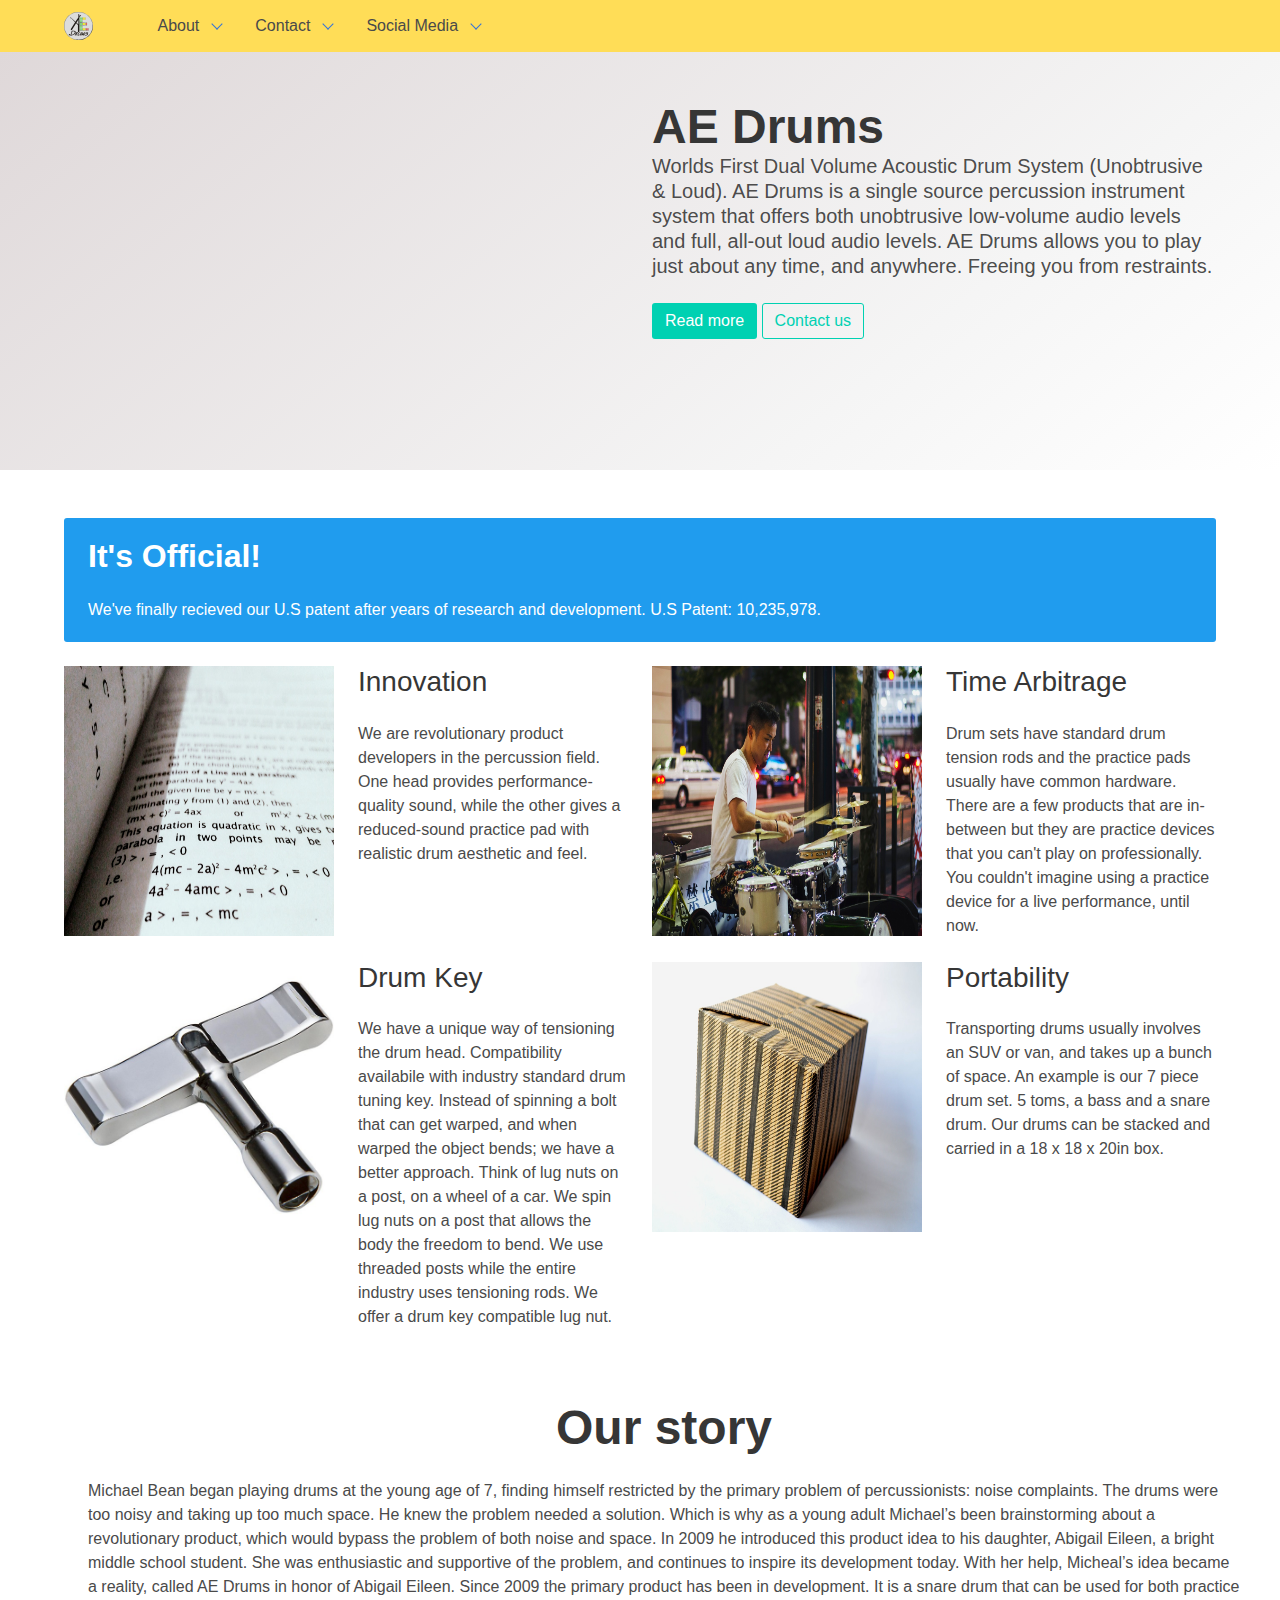
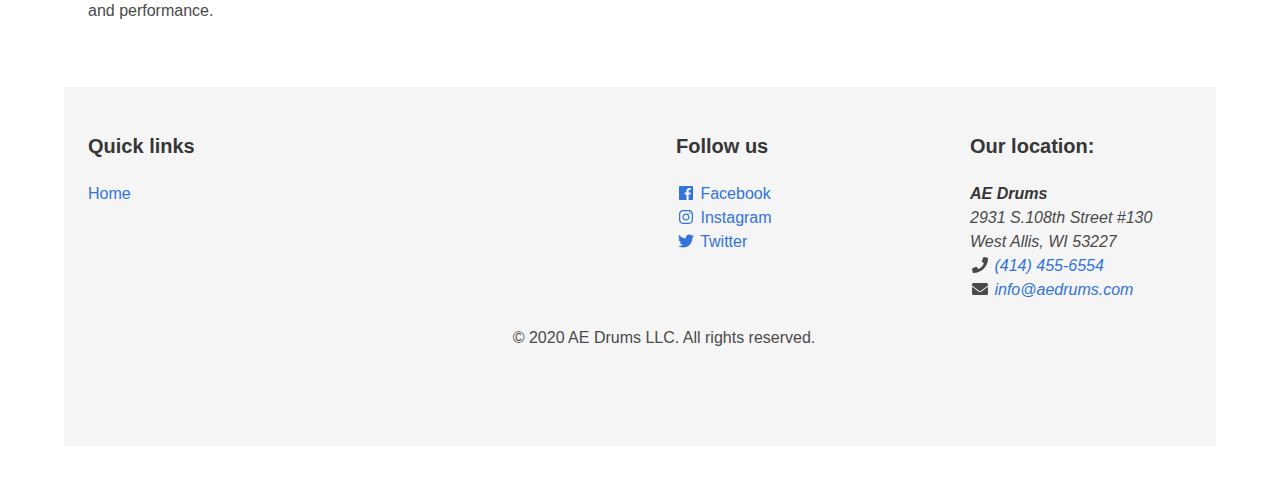
<file: index.html>
<!DOCTYPE html>
<html>
	<head>
		<meta charset="utf-8" />
		<meta name="viewport" content="width=device-width, initial-scale=1" />
		<title>AE Drums - Home</title>
		<link rel="stylesheet" href="css/bulma.css" />
		<script defer src="js/fontawesome-all.min.js"></script>
	</head>
	<body>
		<nav
				class="navbar is-warning"
				role="navigation"
				aria-label="Main navigation"
			>
				<div class="container">
					<div class="navbar-brand">
						<a href="#" class="navbar-item"
							><img src="img/ae-logo.svg" alt="Brand logo"
						/></a>
						<a href="#" class="navbar-item "></a>
						<div class="navbar-burger" data-target="navbar">
							<span></span>
							<span></span>
							<span></span>
						</div>
					</div>
					<div class="navbar-menu" id="navbar">
						
							<div class="navbar-item has-dropdown is-hoverable">
								<a href="#" class="navbar-link">About</a>
								<ul class="navbar-dropdown is-boxed">
									<a href="#our-story" class="navbar-item">Our Story</a>
									
								</ul>
							</div>
							<div class="navbar-item has-dropdown is-hoverable">
								<a href="#" class="navbar-link">Contact</a>
								<ul class="navbar-dropdown is-boxed">
									<a href="#our-story" class="navbar-item">General</a>
									
								</ul>
							</div>
							<div class="navbar-item has-dropdown is-hoverable">
								<a href="#" class="navbar-link">Social Media</a>
								<ul class="navbar-dropdown is-boxed">
									<a
										href="https://www.facebook.com/AE.DRUMS.LLC"
										class="navbar-item"
										target="_blank"
										>Facebook</a
									>
									<a
										href="https://www.instagram.com/ae.drums/?hl=en"
										class="navbar-item"
										target="_blank"
										>Instagram</a
									>
									<a
										href="https://twitter.com/aedrums"
										class="navbar-item"
										target="_blank"
										>Twitter</a
									>
								</ul>
							</div>
						</div>
					</div>
				</div>
			</nav>
		<section class="hero is-light is-bold">
			<div class="hero-body">
				<div class="container">
					<div class="columns">
						<div class="column">
							<iframe
									width="350"
									height="315"
									src="https://www.youtube.com/embed/mfftgoV1lko"
									frameborder="0"
									allow="accelerometer; autoplay; encrypted-media; gyroscope; picture-in-picture"
									allowfullscreen
								></iframe>
						</div>
						<div class="column">
							<h1 class="title is-1">AE Drums</h1>
							<p class="subtitle">
								Worlds First Dual Volume Acoustic Drum System
								(Unobtrusive & Loud). AE Drums is a single
								source percussion instrument system that offers
								both unobtrusive low-volume audio levels and
								full, all-out loud audio levels. AE Drums allows
								you to play just about any time, and anywhere.
								Freeing you from restraints.
							</p>
							<button type="button"  class="button is-primary">
								Read more
							</button>
							<button
								type="button"
								class="button is-primary is-outlined"
							>
								Contact us
							</button>
						</div>
					</div>
				</div>
			</div>
		</section>
		<section class="section">
			<div class="container">
				<div class="notification is-info" id="read-more">
					<h2 class="title">It's Official!</h2>
					<p>
						We've finally recieved our U.S patent after years of research and development. U.S Patent: 10,235,978.
						
					</p>
				</div>
				<div class="columns">
					<div class="column">
						<div class="columns is-desktop">
							<div class="column">
								<figure class="image is-1by1">
									<img src="img/black-and-white-blur-book-business-240163.jpg" />
								</figure>
							</div>
							<div class="column content">
								<h2 class="title">Innovation</h2>
								<p>
									We are revolutionary product developers in the percussion field. One head provides performance-quality sound, while the other gives a reduced-sound practice pad with realistic drum aesthetic and feel. 
								</p>
								
							</div>
						</div>
					</div>
					<div class="column">
						<div class="columns is-desktop">
							<div class="column">
								<figure class="image is-1by1" id="time-arbitrage">
									<img src="img/drum-2596931_1280.jpg" />
								</figure>
							</div>
							<div class="column content">
								<h2 class="title">Time Arbitrage</h2>
								<p>
									Drum sets have standard drum tension rods and the practice pads usually have common hardware. There are a few products that are in-between but they are practice devices that you can't play on professionally. You couldn't imagine using a practice device for a live performance, until now. 
								</p>
								
							</div>
						</div>
					</div>
				</div>
				<div class="columns">
					<div class="column">
						<div class="columns is-desktop">
							<div class="column">
								<figure class="image is-1by1">
									<img src="img/drum-key.jpg" />
								</figure>
							</div>
							<div class="column content">
								<h2 class="title">Drum Key</h2>
								<p>
									We have a unique way of tensioning the drum head. Compatibility availabile with industry standard drum tuning key. Instead of spinning a bolt that can get warped, and when warped the object bends; we have a better approach. Think of lug nuts on a post, on a wheel of a car. We spin lug nuts on a post that allows the body the freedom to bend. We use threaded posts while the entire industry uses tensioning rods. We offer a drum key compatible lug nut. 
								</p>
								
							</div>
						</div>
					</div>
					<div class="column">
						<div class="columns is-desktop">
							<div class="column">
								<figure class="image is-1by1">
									<img src="img/cardboard-box-389934_1280.jpg" />
								</figure>
							</div>
							<div class="column content">
								<h2 class="title">Portability</h2>
								<p>
									Transporting drums usually involves an SUV or van, and takes up a bunch of space. An example is our 7 piece drum set. 5 toms, a bass and a snare drum. Our drums can be stacked and carried in a 18 x 18 x 20in box. 
								</p>
								
							</div>
						</div>
					</div>
				</div>
		<section class="section">
			<div class="container">
				<h2 class="title is-1 has-text-centered" id="our-story">Our story</h2>
				<div class="content">
					<p>
						Michael Bean began playing drums at the young age of 7, finding himself restricted by the primary problem of percussionists: noise complaints. The drums were too noisy and taking up too much space.
He knew the problem needed a solution. Which is why as a young adult Michael’s been brainstorming about a revolutionary product, which would bypass the problem of both noise and space. In 2009 he introduced this product idea to his daughter, Abigail Eileen, a bright middle school student. She was enthusiastic and supportive of the problem, and continues to inspire its development today. With her help, Micheal’s idea became a reality, called AE Drums in honor of Abigail Eileen. Since 2009 the primary product has been in development. It is a snare drum that can be used for both practice and performance.

					</p>
					<div class="video-commons">

					</div>
				
				
				</div>
			</div>
		</section>
		<footer class="footer">
			<div class="container">
				<div class="columns is-mobile is-multiline">
					<div class="column is-half-mobile is-one-quarter-desktop">
						<h6 class="title is-5">Quick links</h6>
						<ul>
							<li><a href="index.html">Home</a></li>
							
						</ul>
					</div>
					<div class="column is-half-mobile is-one-quarter-desktop">
						<h6 class="title is-5"></h6>
						<ul>
							<li><a href="#0"></a></li>
							<li><a href="#0"></a></li>
							<li><a href="#0"></a></li>
						</ul>
					</div>
					<div class="column is-half-mobile is-one-quarter-desktop">
						<h6 class="title is-5">Follow us</h6>
						<ul>
							<li>
								<a href="https://www.facebook.com/AE.DRUMS.LLC"
								target="_blank"
									><i class="fab fa-fw fa-facebook"></i>
									Facebook</a
								>
							</li>
							<li>
								<a href="https://www.instagram.com/ae.drums/?hl=en"
								target="_blank"
									><i class="fab fa-fw fa-instagram"></i>
									Instagram</a
								>
							</li>
							<li>
								<a href="https://twitter.com/aedrums"
								target="_blank"
									><i class="fab fa-fw fa-twitter"></i>
									Twitter</a
								>
							</li>
							
						</ul>
					</div>
					<div class="column is-half-mobile is-one-quarter-desktop">
						<h6 class="title is-5">Our location:</h6>
						<address>
							<strong>AE Drums</strong><br />
							2931 S.108th Street #130<br />
							West Allis, WI 53227<br />
							<i class="fas fa-fw fa-phone"></i>
							<a href="tel:+14144556554">(414) 455-6554</a><br />
							<i class="fas fa-fw fa-envelope"></i>
							<a href="mailto:info@domain.com">info@aedrums.com</a>
						</address>
					</div>
				</div>
				<p class="has-text-centered">
					&copy; 2020 AE Drums LLC. All rights reserved.
				</p>
			</div>
		</footer>
		<script type="text/javascript">
			document.addEventListener('DOMContentLoaded', function() {
				// Get all "navbar-burger" elements
				var $navbarBurgers = Array.prototype.slice.call(
					document.querySelectorAll('.navbar-burger'),
					0
				);

				// Check if there are any navbar burgers
				if ($navbarBurgers.length > 0) {
					// Add a click event on each of them
					$navbarBurgers.forEach(function($el) {
						$el.addEventListener('click', function() {
							// Get the target from the "data-target" attribute
							var target = $el.dataset.target;
							var $target = document.getElementById(target);

							// Toggle the class on both the "navbar-burger" and the "navbar-menu"
							$el.classList.toggle('is-active');
							$target.classList.toggle('is-active');
						});
					});
				}
			});
		</script>
	</body>
</html>
</file>
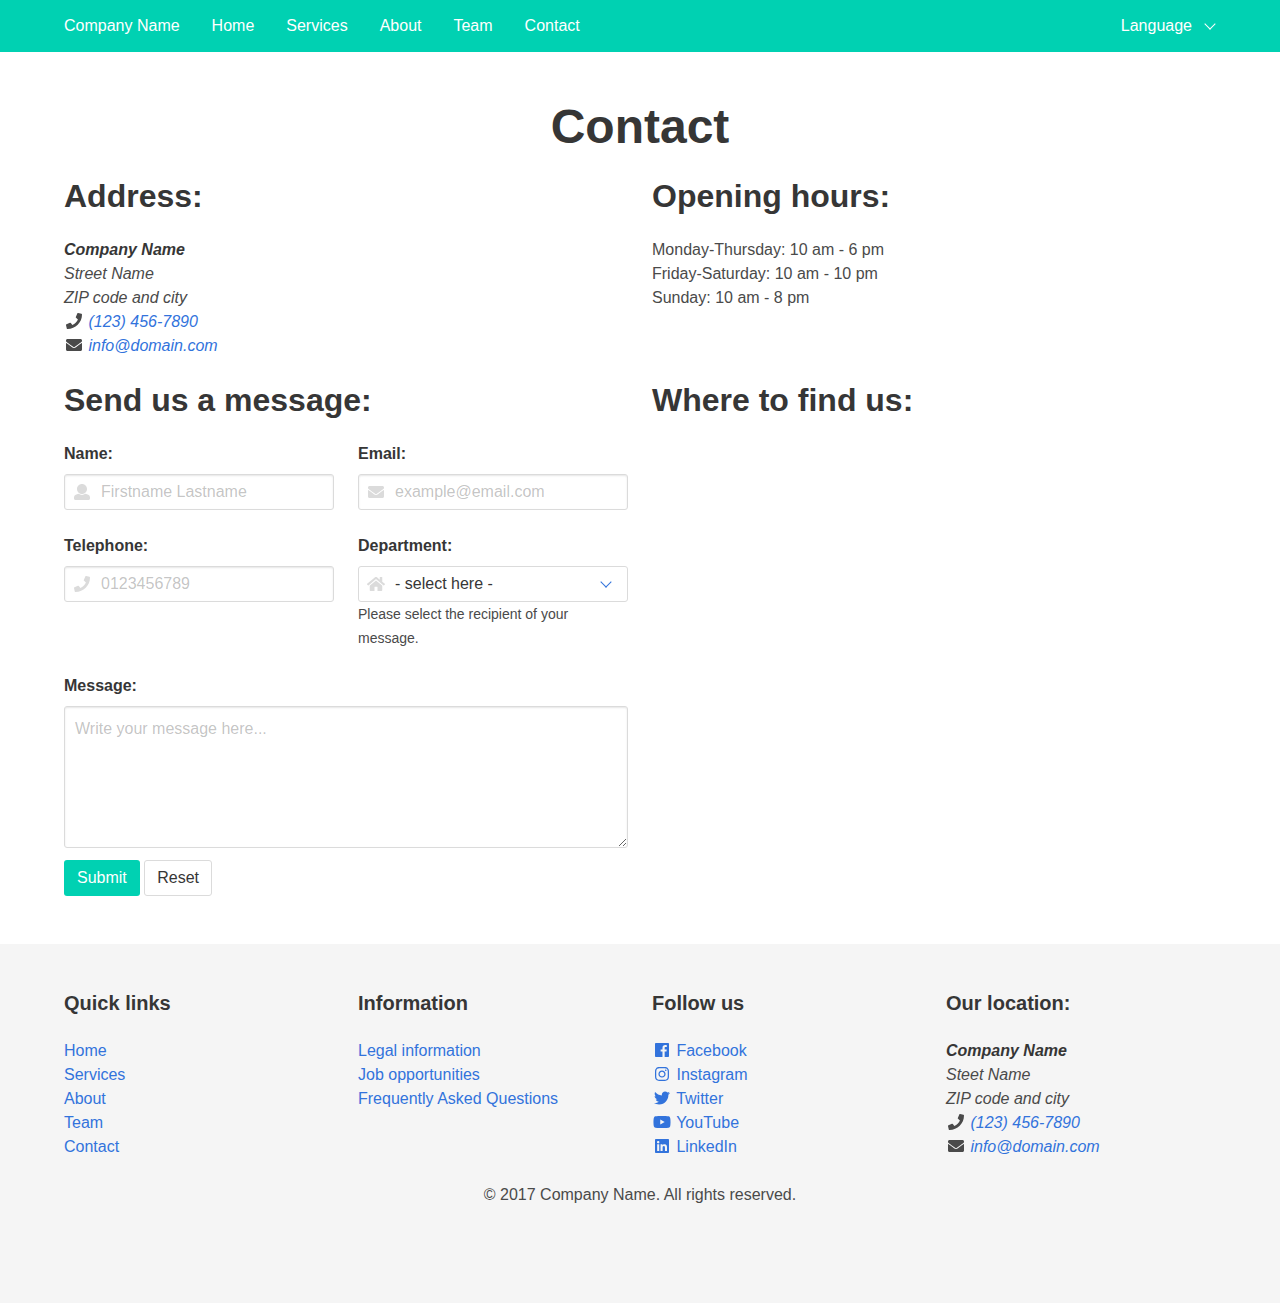
<file: contact.html>
<!DOCTYPE html>
<html>
	<head>
		<meta charset="utf-8">
		<meta name="viewport" content="width=device-width, initial-scale=1">
		<title>Company Name - Contact</title>
		<link rel="stylesheet" href="css/bulma.css">
		<script defer src="js/fontawesome-all.min.js"></script>
		<style type="text/css">
			select,
			.select {
				width: 100%;
			}
			iframe {
				position: absolute;
				top: 0;
				right: 0;
				bottom: 0;
				left: 0;
				width: 100%;
				height: 100%;
			}
		</style>
	</head>
	<body>
		<nav class="navbar is-primary" role="navigation" aria-label="Main navigation">
			<div class="container">
				<div class="navbar-brand">
					<a href="index.html" class="navbar-item">Company Name</a>
					<button class="button navbar-burger" data-target="navMenu">
						<span></span>
						<span></span>
						<span></span>
					</button>
				</div>
				<div class="navbar-menu" id="navMenu">
					<div class="navbar-start">
						<a href="index.html" class="navbar-item">Home</a>
						<a href="services.html" class="navbar-item">Services</a>
						<a href="about.html" class="navbar-item">About</a>
						<a href="team.html" class="navbar-item">Team</a>
						<a href="contact.html" class="navbar-item">Contact</a>
					</div>
					<div class="navbar-end">
						<div class="navbar-item has-dropdown is-hoverable">
							<a href="#0" class="navbar-link">Language</a>
							<div class="navbar-dropdown is-boxed">
								<a href="https://companyname.com/language" class="navbar-item">Language</a>
								<a href="https://companyname.com/language" class="navbar-item">Language</a>
								<a href="https://companyname.com/language" class="navbar-item">Language</a>
							</div>
						</div>
					</div>
				</div>
			</div>
		</nav>
		<section class="section">
			<div class="container">
				<h2 class="title is-1 has-text-centered">Contact</h2>
				<div class="columns is-tablet">
					<div class="column">
						<h4 class="title">Address:</h4>
						<address>
							<strong>Company Name</strong><br>
							Street Name<br>
							ZIP code and city<br>
							<i class="fas fa-fw fa-phone"></i> <a href="tel:+1234567890">(123) 456-7890</a><br>
							<i class="fas fa-fw fa-envelope"></i> <a href="mailto:info@domain.com">info@domain.com</a>
						</address>
					</div>
					<div class="column">
						<h4 class="title">Opening hours:</h4>
						<p>
							Monday-Thursday: 10 am - 6 pm<br>
							Friday-Saturday: 10 am - 10 pm<br>
							Sunday: 10 am - 8 pm<br>
						</p>
					</div>
				</div>
				<div class="columns">
					<div class="column">
						<h4 class="title">Send us a message:</h4>
						<form>
							<div class="columns">
								<div class="column">
									<div class="field">
										<label class="label" for="name">Name:</label>
										<div class="control has-icons-left">
											<input type="text" id="name" class="input" placeholder="Firstname Lastname" required>
											<span class="icon is-small is-left">
												<i class="fas fa-user"></i>
											</span>
										</div>
									</div>
								</div>
								<div class="column">
									<div class="field">
										<label class="label" for="email">Email:</label>
										<div class="control has-icons-left">
											<input type="email" id="email" class="input" placeholder="example@email.com" required>
											<span class="icon is-small is-left">
												<i class="fas fa-envelope"></i>
											</span>
										</div>
									</div>
								</div>
							</div>
							<div class="columns">
								<div class="column">
									<div class="field">
										<label class="label" for="telephone">Telephone:</label>
										<div class="control has-icons-left">
											<input type="tel" id="telephone" class="input" placeholder="0123456789">
											<span class="icon is-small is-left">
												<i class="fas fa-phone"></i>
											</span>
										</div>
									</div>
								</div>
								<div class="column">
									<div class="field">
										<label class="label" for="select">Department:</label>
										<div class="control has-icons-left">
											<div class="select">
												<select id="select" aria-describedby="select-helpBlock" required>
													<option value="">- select here -</option>
													<option value="business">Business</option>
													<option value="sale">Sale</option>
													<option value="support">Support</option>
												</select>
											</div>
											<span class="icon is-small is-left">
												<i class="fas fa-home"></i>
											</span>
										</div>
										<small id="select-helpBlock" class="form-text">Please select the recipient of your message.</small>
									</div>
								</div>
							</div>
							<div class="field">
								<label class="label" for="textarea">Message:</label>
								<div class="control">
									<textarea id="textarea" class="textarea" rows="5" placeholder="Write your message here..." required></textarea>
								</div>
							</div>
							<button type="submit" class="button is-primary">Submit</button>
							<button type="reset" class="button">Reset</button>
						</form>
					</div>
					<div class="column">
						<h4 class="title">Where to find us:</h4>
						<figure class="image is-4by3">
							<iframe src="https://www.google.com/maps/embed?pb=!1m18!1m12!1m3!1d3022.6175453420647!2d-73.98784413479707!3d40.748440379327945!2m3!1f0!2f0!3f0!3m2!1i1024!2i768!4f13.1!3m3!1m2!1s0x89c259a9aeb1c6b5%3A0x35b1cfbc89a6097f!2sEmpire+State+Building%2C+350+5th+Ave%2C+New+York%2C+NY+10118%2C+USA!5e0!3m2!1sda!2sdk!4v1491841211721" width="600" height="450" frameborder="0" style="border:0" allowfullscreen=""></iframe>
						</figure>
					</div>
				</div>
			</div>
		</section>
		<footer class="footer">
			<div class="container">
				<div class="columns is-mobile is-multiline">
					<div class="column is-half-mobile is-one-quarter-desktop">
						<h6 class="title is-5">Quick links</h6>
						<ul>
							<li><a href="index.html">Home</a></li>
							<li><a href="services.html">Services</a></li>
							<li><a href="about.html">About</a></li>
							<li><a href="team.html">Team</a></li>
							<li><a href="contact.html">Contact</a></li>
						</ul>
					</div>
					<div class="column is-half-mobile is-one-quarter-desktop">
						<h6 class="title is-5">Information</h6>
						<ul>
							<li><a href="#0">Legal information</a></li>
							<li><a href="#0">Job opportunities</a></li>
							<li><a href="#0">Frequently Asked Questions</a></li>
						</ul>
					</div>
					<div class="column is-half-mobile is-one-quarter-desktop">
						<h6 class="title is-5">Follow us</h6>
						<ul>
							<li><a href="#0"><i class="fab fa-fw fa-facebook"></i> Facebook</a></li>
							<li><a href="#0"><i class="fab fa-fw fa-instagram"></i> Instagram</a></li>
							<li><a href="#0"><i class="fab fa-fw fa-twitter"></i> Twitter</a></li>
							<li><a href="#0"><i class="fab fa-fw fa-youtube"></i> YouTube</a></li>
							<li><a href="#0"><i class="fab fa-fw fa-linkedin"></i> LinkedIn</a></li>
						</ul>
					</div>
					<div class="column is-half-mobile is-one-quarter-desktop">
						<h6 class="title is-5">Our location:</h6>
						<address>
							<strong>Company Name</strong><br>
							Steet Name<br>
							ZIP code and city<br>
							<i class="fas fa-fw fa-phone"></i> <a href="tel:+1234567890">(123) 456-7890</a><br>
							<i class="fas fa-fw fa-envelope"></i> <a href="mailto:info@domain.com">info@domain.com</a>
						</address>
					</div>
				</div>
				<p class="has-text-centered">&copy; 2017 Company Name. All rights reserved.</p>
			</div>
		</footer>
		<script type="text/javascript">
			document.addEventListener('DOMContentLoaded', function () {

				// Get all "navbar-burger" elements
				var $navbarBurgers = Array.prototype.slice.call(document.querySelectorAll('.navbar-burger'), 0);

				// Check if there are any navbar burgers
				if ($navbarBurgers.length > 0) {

					// Add a click event on each of them
					$navbarBurgers.forEach(function ($el) {
						$el.addEventListener('click', function () {

							// Get the target from the "data-target" attribute
							var target = $el.dataset.target;
							var $target = document.getElementById(target);

							// Toggle the class on both the "navbar-burger" and the "navbar-menu"
							$el.classList.toggle('is-active');
							$target.classList.toggle('is-active');

						});
					});
				}

			});
		</script>
	</body>
</html>
</file>
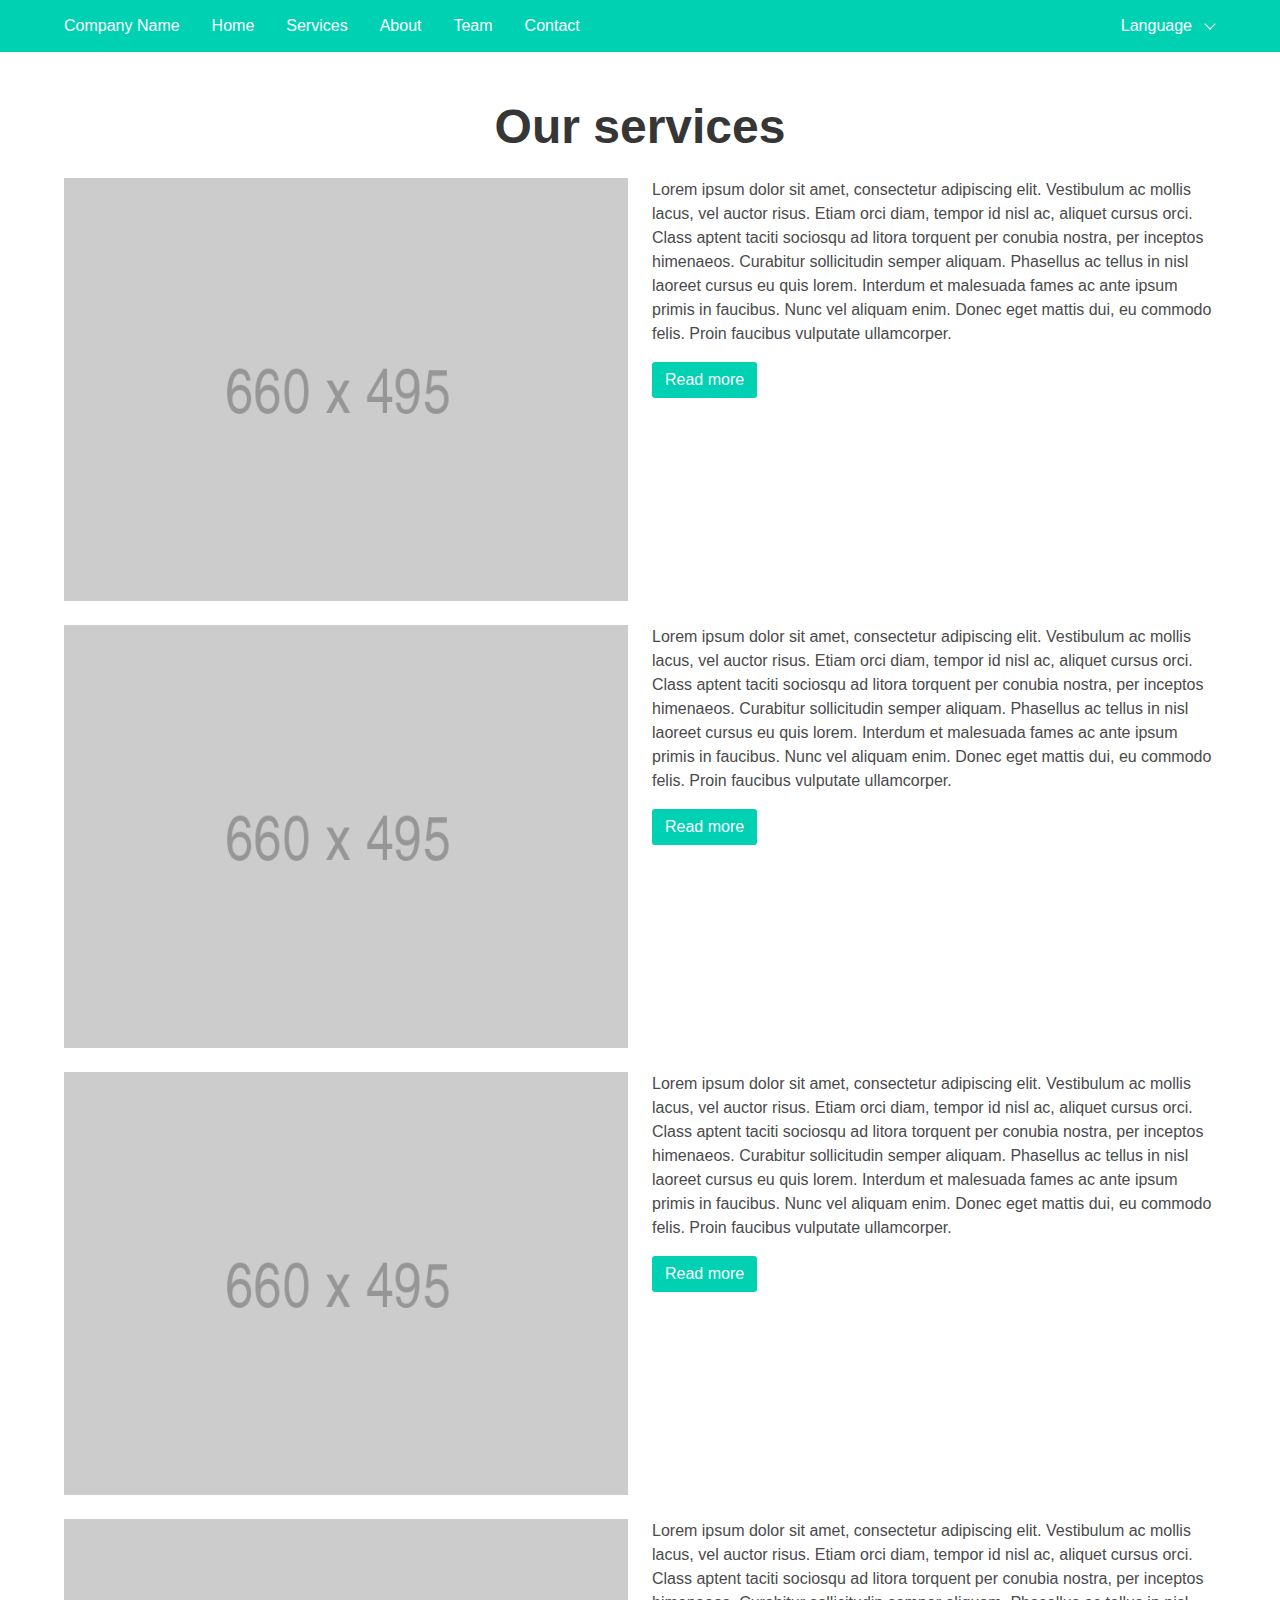
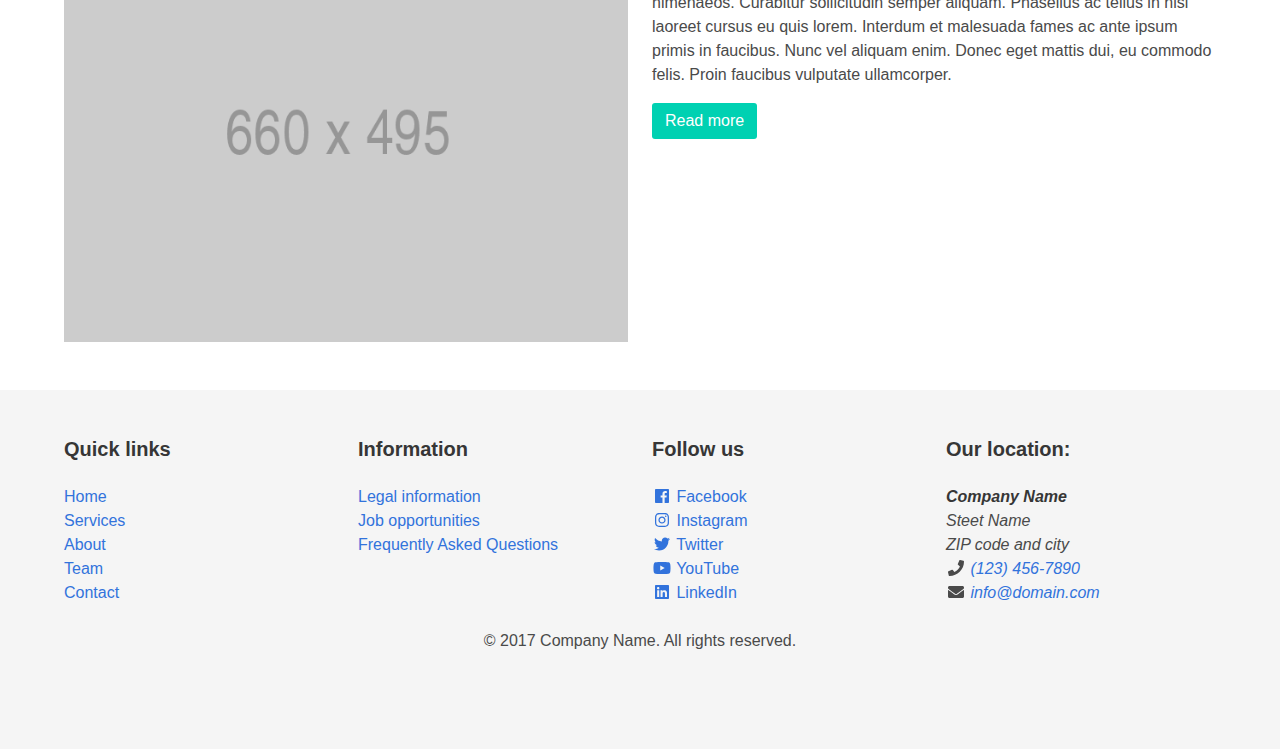
<file: services.html>
<!DOCTYPE html>
<html>
	<head>
		<meta charset="utf-8">
		<meta name="viewport" content="width=device-width, initial-scale=1">
		<title>Company Name - Services</title>
		<link rel="stylesheet" href="css/bulma.css">
		<script defer src="js/fontawesome-all.min.js"></script>
	</head>
	<body>
		<nav class="navbar is-primary" role="navigation" aria-label="Main navigation">
			<div class="container">
				<div class="navbar-brand">
					<a href="index.html" class="navbar-item">Company Name</a>
					<button class="button navbar-burger" data-target="navMenu">
						<span></span>
						<span></span>
						<span></span>
					</button>
				</div>
				<div class="navbar-menu" id="navMenu">
					<div class="navbar-start">
						<a href="index.html" class="navbar-item">Home</a>
						<a href="services.html" class="navbar-item">Services</a>
						<a href="about.html" class="navbar-item">About</a>
						<a href="team.html" class="navbar-item">Team</a>
						<a href="contact.html" class="navbar-item">Contact</a>
					</div>
					<div class="navbar-end">
						<div class="navbar-item has-dropdown is-hoverable">
							<a href="#0" class="navbar-link">Language</a>
							<div class="navbar-dropdown is-boxed">
								<a href="https://companyname.com/language" class="navbar-item">Language</a>
								<a href="https://companyname.com/language" class="navbar-item">Language</a>
								<a href="https://companyname.com/language" class="navbar-item">Language</a>
							</div>
						</div>
					</div>
				</div>
			</div>
		</nav>
		<section class="section">
			<div class="container">
				<h2 class="title is-1 has-text-centered">Our services</h2>
				<div class="columns">
					<div class="column">
						<figure class="image is-4by3">
							<img src="img/660x495.png" alt="Figure image">
						</figure>
					</div>
					<div class="column content">
						<p>Lorem ipsum dolor sit amet, consectetur adipiscing elit. Vestibulum ac mollis lacus, vel auctor risus. Etiam orci diam, tempor id nisl ac, aliquet cursus orci. Class aptent taciti sociosqu ad litora torquent per conubia nostra, per inceptos himenaeos. Curabitur sollicitudin semper aliquam. Phasellus ac tellus in nisl laoreet cursus eu quis lorem. Interdum et malesuada fames ac ante ipsum primis in faucibus. Nunc vel aliquam enim. Donec eget mattis dui, eu commodo felis. Proin faucibus vulputate ullamcorper.</p>
						<button type="button" class="button is-primary">Read more</button>
					</div>
				</div>
				<div class="columns">
					<div class="column">
						<figure class="image is-4by3">
							<img src="img/660x495.png" alt="Figure image">
						</figure>
					</div>
					<div class="column content">
						<p>Lorem ipsum dolor sit amet, consectetur adipiscing elit. Vestibulum ac mollis lacus, vel auctor risus. Etiam orci diam, tempor id nisl ac, aliquet cursus orci. Class aptent taciti sociosqu ad litora torquent per conubia nostra, per inceptos himenaeos. Curabitur sollicitudin semper aliquam. Phasellus ac tellus in nisl laoreet cursus eu quis lorem. Interdum et malesuada fames ac ante ipsum primis in faucibus. Nunc vel aliquam enim. Donec eget mattis dui, eu commodo felis. Proin faucibus vulputate ullamcorper.</p>
						<button type="button" class="button is-primary">Read more</button>
					</div>
				</div>
				<div class="columns">
					<div class="column">
						<figure class="image is-4by3">
							<img src="img/660x495.png" alt="Figure image">
						</figure>
					</div>
					<div class="column content">
						<p>Lorem ipsum dolor sit amet, consectetur adipiscing elit. Vestibulum ac mollis lacus, vel auctor risus. Etiam orci diam, tempor id nisl ac, aliquet cursus orci. Class aptent taciti sociosqu ad litora torquent per conubia nostra, per inceptos himenaeos. Curabitur sollicitudin semper aliquam. Phasellus ac tellus in nisl laoreet cursus eu quis lorem. Interdum et malesuada fames ac ante ipsum primis in faucibus. Nunc vel aliquam enim. Donec eget mattis dui, eu commodo felis. Proin faucibus vulputate ullamcorper.</p>
						<button type="button" class="button is-primary">Read more</button>
					</div>
				</div>
				<div class="columns">
					<div class="column">
						<figure class="image is-4by3">
							<img src="img/660x495.png" alt="Figure image">
						</figure>
					</div>
					<div class="column content">
						<p>Lorem ipsum dolor sit amet, consectetur adipiscing elit. Vestibulum ac mollis lacus, vel auctor risus. Etiam orci diam, tempor id nisl ac, aliquet cursus orci. Class aptent taciti sociosqu ad litora torquent per conubia nostra, per inceptos himenaeos. Curabitur sollicitudin semper aliquam. Phasellus ac tellus in nisl laoreet cursus eu quis lorem. Interdum et malesuada fames ac ante ipsum primis in faucibus. Nunc vel aliquam enim. Donec eget mattis dui, eu commodo felis. Proin faucibus vulputate ullamcorper.</p>
						<button type="button" class="button is-primary">Read more</button>
					</div>
				</div>
			</div>
		</section>
		<footer class="footer">
			<div class="container">
				<div class="columns is-mobile is-multiline">
					<div class="column is-half-mobile is-one-quarter-desktop">
						<h6 class="title is-5">Quick links</h6>
						<ul>
							<li><a href="index.html">Home</a></li>
							<li><a href="services.html">Services</a></li>
							<li><a href="about.html">About</a></li>
							<li><a href="team.html">Team</a></li>
							<li><a href="contact.html">Contact</a></li>
						</ul>
					</div>
					<div class="column is-half-mobile is-one-quarter-desktop">
						<h6 class="title is-5">Information</h6>
						<ul>
							<li><a href="#0">Legal information</a></li>
							<li><a href="#0">Job opportunities</a></li>
							<li><a href="#0">Frequently Asked Questions</a></li>
						</ul>
					</div>
					<div class="column is-half-mobile is-one-quarter-desktop">
						<h6 class="title is-5">Follow us</h6>
						<ul>
							<li><a href="#0"><i class="fab fa-fw fa-facebook"></i> Facebook</a></li>
							<li><a href="#0"><i class="fab fa-fw fa-instagram"></i> Instagram</a></li>
							<li><a href="#0"><i class="fab fa-fw fa-twitter"></i> Twitter</a></li>
							<li><a href="#0"><i class="fab fa-fw fa-youtube"></i> YouTube</a></li>
							<li><a href="#0"><i class="fab fa-fw fa-linkedin"></i> LinkedIn</a></li>
						</ul>
					</div>
					<div class="column is-half-mobile is-one-quarter-desktop">
						<h6 class="title is-5">Our location:</h6>
						<address>
							<strong>Company Name</strong><br>
							Steet Name<br>
							ZIP code and city<br>
							<i class="fas fa-fw fa-phone"></i> <a href="tel:+1234567890">(123) 456-7890</a><br>
							<i class="fas fa-fw fa-envelope"></i> <a href="mailto:info@domain.com">info@domain.com</a>
						</address>
					</div>
				</div>
				<p class="has-text-centered">&copy; 2017 Company Name. All rights reserved.</p>
			</div>
		</footer>
		<script type="text/javascript">
			document.addEventListener('DOMContentLoaded', function () {

				// Get all "navbar-burger" elements
				var $navbarBurgers = Array.prototype.slice.call(document.querySelectorAll('.navbar-burger'), 0);

				// Check if there are any navbar burgers
				if ($navbarBurgers.length > 0) {

					// Add a click event on each of them
					$navbarBurgers.forEach(function ($el) {
						$el.addEventListener('click', function () {

							// Get the target from the "data-target" attribute
							var target = $el.dataset.target;
							var $target = document.getElementById(target);

							// Toggle the class on both the "navbar-burger" and the "navbar-menu"
							$el.classList.toggle('is-active');
							$target.classList.toggle('is-active');

						});
					});
				}

			});
		</script>
	</body>
</html>
</file>
